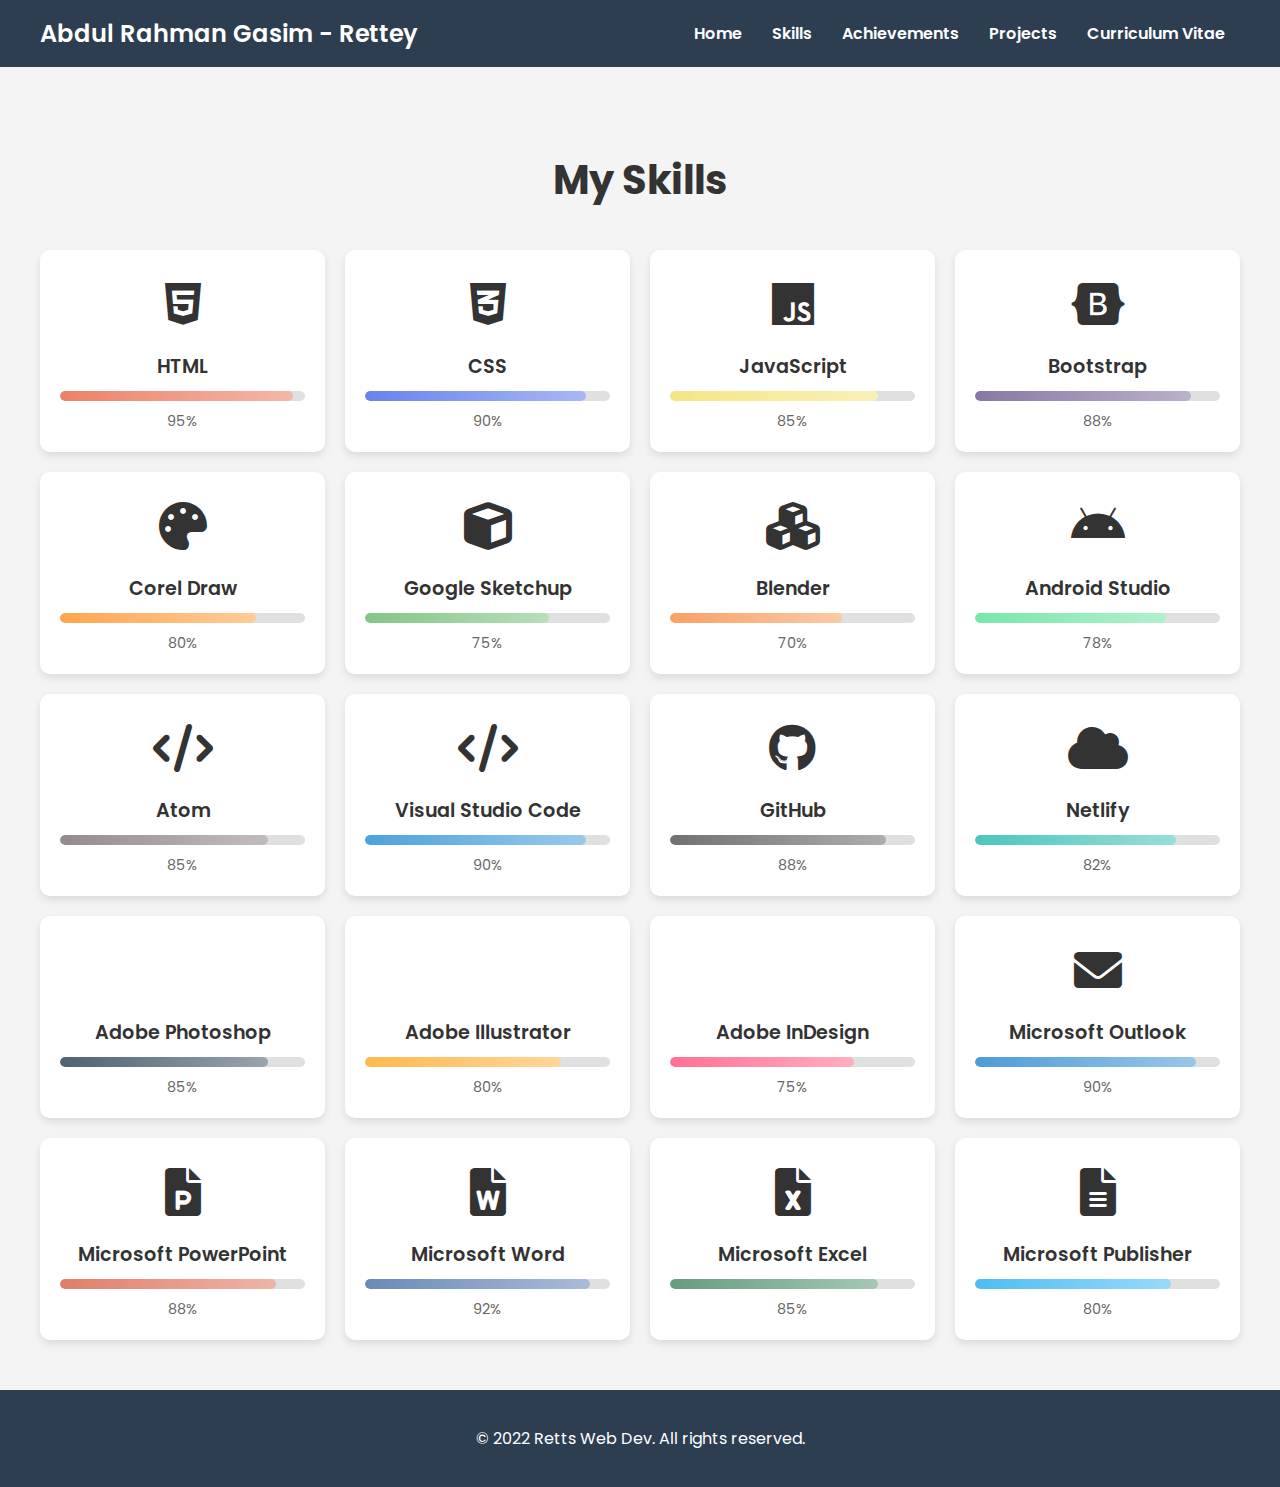
<file: skills.html>
<!DOCTYPE html>
<html lang="en">
<head>
  <meta charset="UTF-8">
  <meta name="viewport" content="width=device-width, initial-scale=1.0">
  <title>Skills - Your Portfolio</title>
  <link rel="stylesheet" href="https://fonts.googleapis.com/css2?family=Poppins:wght@400;600&display=swap">
  <link rel="stylesheet" href="https://cdnjs.cloudflare.com/ajax/libs/font-awesome/6.0.0/css/all.min.css">
  <link rel="stylesheet" href="style.css">
  <link rel="stylesheet" href="skills.css">
</head>
<body>
  <header>
    <nav>
      <div class="logo">Abdul Rahman Gasim - Rettey</div>
      <ul>
        <li><a href="index.html">Home</a></li>
        <li><a href="skills.html">Skills</a></li>
        <li><a href="achievements.html">Achievements</a></li>
        <li><a href="projects.html">Projects</a></li>
        <li><a href="cv.html">Curriculum Vitae</a></li>
      </ul>
    </nav>
  </header>

  <!-- Skills Section -->
  <section class="skills">
    <h2>My Skills</h2>
    <div class="skills-grid">
      <!-- HTML -->
      <div class="skill-card">
        <div class="skill-icon">
          <i class="fab fa-html5"></i>
        </div>
        <div class="skill-name">HTML</div>
        <div class="skill-bar">
          <div class="skill-level" data-level="95" data-color="#e34c26"></div>
        </div>
        <div class="skill-percent">95%</div>
      </div>

      <!-- CSS -->
      <div class="skill-card">
        <div class="skill-icon">
          <i class="fab fa-css3-alt"></i>
        </div>
        <div class="skill-name">CSS</div>
        <div class="skill-bar">
          <div class="skill-level" data-level="90" data-color="#264de4"></div>
        </div>
        <div class="skill-percent">90%</div>
      </div>

      <!-- JavaScript -->
      <div class="skill-card">
        <div class="skill-icon">
          <i class="fab fa-js"></i>
        </div>
        <div class="skill-name">JavaScript</div>
        <div class="skill-bar">
          <div class="skill-level" data-level="85" data-color="#f0db4f"></div>
        </div>
        <div class="skill-percent">85%</div>
      </div>

      <!-- Bootstrap -->
      <div class="skill-card">
        <div class="skill-icon">
          <i class="fab fa-bootstrap"></i>
        </div>
        <div class="skill-name">Bootstrap</div>
        <div class="skill-bar">
          <div class="skill-level" data-level="88" data-color="#563d7c"></div>
        </div>
        <div class="skill-percent">88%</div>
      </div>

      <!-- Corel Draw -->
      <div class="skill-card">
        <div class="skill-icon">
          <i class="fas fa-palette"></i>
        </div>
        <div class="skill-name">Corel Draw</div>
        <div class="skill-bar">
          <div class="skill-level" data-level="80" data-color="#ff7f00"></div>
        </div>
        <div class="skill-percent">80%</div>
      </div>

      <!-- Google Sketchup -->
      <div class="skill-card">
        <div class="skill-icon">
          <i class="fas fa-cube"></i>
        </div>
        <div class="skill-name">Google Sketchup</div>
        <div class="skill-bar">
          <div class="skill-level" data-level="75" data-color="#4caf50"></div>
        </div>
        <div class="skill-percent">75%</div>
      </div>

      <!-- Blender -->
      <div class="skill-card">
        <div class="skill-icon">
          <i class="fas fa-cubes"></i>
        </div>
        <div class="skill-name">Blender</div>
        <div class="skill-bar">
          <div class="skill-level" data-level="70" data-color="#f57921"></div>
        </div>
        <div class="skill-percent">70%</div>
      </div>

      <!-- Android Studio -->
      <div class="skill-card">
        <div class="skill-icon">
          <i class="fab fa-android"></i>
        </div>
        <div class="skill-name">Android Studio</div>
        <div class="skill-bar">
          <div class="skill-level" data-level="78" data-color="#3ddc84"></div>
        </div>
        <div class="skill-percent">78%</div>
      </div>

      <!-- Atom -->
      <div class="skill-card">
        <div class="skill-icon">
          <i class="fas fa-code"></i>
        </div>
        <div class="skill-name">Atom</div>
        <div class="skill-bar">
          <div class="skill-level" data-level="85" data-color="#66595c"></div>
        </div>
        <div class="skill-percent">85%</div>
      </div>

      <!-- Visual Studio Code -->
      <div class="skill-card">
        <div class="skill-icon">
          <i class="fas fa-code"></i>
        </div>
        <div class="skill-name">Visual Studio Code</div>
        <div class="skill-bar">
          <div class="skill-level" data-level="90" data-color="#007acc"></div>
        </div>
        <div class="skill-percent">90%</div>
      </div>

      <!-- GitHub -->
      <div class="skill-card">
        <div class="skill-icon">
          <i class="fab fa-github"></i>
        </div>
        <div class="skill-name">GitHub</div>
        <div class="skill-bar">
          <div class="skill-level" data-level="88" data-color="#333"></div>
        </div>
        <div class="skill-percent">88%</div>
      </div>

      <!-- Netlify -->
      <div class="skill-card">
        <div class="skill-icon">
          <i class="fas fa-cloud"></i>
        </div>
        <div class="skill-name">Netlify</div>
        <div class="skill-bar">
          <div class="skill-level" data-level="82" data-color="#00ad9f"></div>
        </div>
        <div class="skill-percent">82%</div>
      </div>

      <!-- Adobe Photoshop -->
      <div class="skill-card">
        <div class="skill-icon">
          <i class="fab fa-adobe"></i>
        </div>
        <div class="skill-name">Adobe Photoshop</div>
        <div class="skill-bar">
          <div class="skill-level" data-level="85" data-color="#001e36"></div>
        </div>
        <div class="skill-percent">85%</div>
      </div>

      <!-- Adobe Illustrator -->
      <div class="skill-card">
        <div class="skill-icon">
          <i class="fab fa-adobe"></i>
        </div>
        <div class="skill-name">Adobe Illustrator</div>
        <div class="skill-bar">
          <div class="skill-level" data-level="80" data-color="#ff9a00"></div>
        </div>
        <div class="skill-percent">80%</div>
      </div>

      <!-- Adobe InDesign -->
      <div class="skill-card">
        <div class="skill-icon">
          <i class="fab fa-adobe"></i>
        </div>
        <div class="skill-name">Adobe InDesign</div>
        <div class="skill-bar">
          <div class="skill-level" data-level="75" data-color="#ff3366"></div>
        </div>
        <div class="skill-percent">75%</div>
      </div>

      <!-- Microsoft Outlook -->
      <div class="skill-card">
        <div class="skill-icon">
          <i class="fas fa-envelope"></i>
        </div>
        <div class="skill-name">Microsoft Outlook</div>
        <div class="skill-bar">
          <div class="skill-level" data-level="90" data-color="#0072c6"></div>
        </div>
        <div class="skill-percent">90%</div>
      </div>

      <!-- Microsoft PowerPoint -->
      <div class="skill-card">
        <div class="skill-icon">
          <i class="fas fa-file-powerpoint"></i>
        </div>
        <div class="skill-name">Microsoft PowerPoint</div>
        <div class="skill-bar">
          <div class="skill-level" data-level="88" data-color="#d24726"></div>
        </div>
        <div class="skill-percent">88%</div>
      </div>

      <!-- Microsoft Word -->
      <div class="skill-card">
        <div class="skill-icon">
          <i class="fas fa-file-word"></i>
        </div>
        <div class="skill-name">Microsoft Word</div>
        <div class="skill-bar">
          <div class="skill-level" data-level="92" data-color="#2b579a"></div>
        </div>
        <div class="skill-percent">92%</div>
      </div>

      <!-- Microsoft Excel -->
      <div class="skill-card">
        <div class="skill-icon">
          <i class="fas fa-file-excel"></i>
        </div>
        <div class="skill-name">Microsoft Excel</div>
        <div class="skill-bar">
          <div class="skill-level" data-level="85" data-color="#217346"></div>
        </div>
        <div class="skill-percent">85%</div>
      </div>

      <!-- Microsoft Publisher -->
      <div class="skill-card">
        <div class="skill-icon">
          <i class="fas fa-file-alt"></i>
        </div>
        <div class="skill-name">Microsoft Publisher</div>
        <div class="skill-bar">
          <div class="skill-level" data-level="80" data-color="#00a1f1"></div>
        </div>
        <div class="skill-percent">80%</div>
      </div>
    </div>
  </section>

  <footer>
    <p>&copy; 2022 Retts Web Dev. All rights reserved.</p>
  </footer>

  <script src="skills.js"></script>
</body>
</html>
</file>
<file: style.css>
/* Global Styles */
body {
    font-family: 'Poppins', sans-serif;
    margin: 0;
    padding: 0;
    box-sizing: border-box;
    color: #333;
    background: #f9f9f9;
  }
  
  header {
    background: #2c3e50;
    color: #fff;
    padding: 1rem 0;
    position: sticky;
    top: 0;
    z-index: 1000;
  }
  
  nav {
    display: flex;
    justify-content: space-between;
    align-items: center;
    max-width: 1200px;
    margin: 0 auto;
    padding: 0 20px;
  }
  
  .logo {
    font-size: 1.5rem;
    font-weight: 600;
  }
  
  nav ul {
    list-style: none;
    display: flex;
    margin: 0;
    padding: 0;
  }
  
  nav ul li {
    margin: 0 15px;
  }
  
  nav ul li a {
    color: #fff;
    text-decoration: none;
    font-weight: 600;
    transition: color 0.3s ease;
  }
  
  nav ul li a:hover {
    color: #1abc9c;
  }
  
  footer {
    text-align: center;
    padding: 20px 0;
    background: #2c3e50;
    color: #fff;
  }
</file>
<file: skills.css>
/* General Styles */
body {
    font-family: 'Poppins', sans-serif;
    background-color: #f4f4f4;
    color: #333;
  }
  
  .skills {
    padding: 50px 20px;
    text-align: center;
  }
  
  .skills h2 {
    font-size: 2.5rem;
    margin-bottom: 40px;
    color: #333;
  }
  
  .skills-grid {
    display: grid;
    grid-template-columns: repeat(auto-fit, minmax(250px, 1fr));
    gap: 20px;
    max-width: 1200px;
    margin: 0 auto;
  }
  
  .skill-card {
    background: #fff;
    padding: 20px;
    border-radius: 10px;
    box-shadow: 0 4px 8px rgba(0, 0, 0, 0.1);
    transition: transform 0.3s ease;
  }
  
  .skill-card:hover {
    transform: translateY(-10px);
  }
  
  .skill-icon {
    font-size: 3rem;
    margin-bottom: 10px;
    color: #333;
  }
  
  .skill-name {
    font-size: 1.2rem;
    font-weight: 600;
    margin-bottom: 10px;
  }
  
  .skill-bar {
    background: #e0e0e0;
    border-radius: 5px;
    overflow: hidden;
    height: 10px;
    position: relative;
  }
  
  .skill-level {
    height: 100%;
    width: 0;
    border-radius: 5px;
    position: absolute;
    top: 0;
    left: 0;
    transition: width 1s ease-in-out;
    background: linear-gradient(90deg, rgba(255, 255, 255, 0.3), rgba(255, 255, 255, 0.6));
  }
  
  .skill-percent {
    font-size: 0.9rem;
    color: #666;
    margin-top: 10px;
  }
  
  /* Shiny Overlay Effect */
  .shiny-overlay {
    position: absolute;
    top: 0;
    left: -100%;
    width: 100%;
    height: 100%;
    background: linear-gradient(90deg, rgba(255, 255, 255, 0), rgba(255, 255, 255, 0.8), rgba(255, 255, 255, 0));
    animation: shine 2s infinite;
  }
  
  @keyframes shine {
    0% {
      left: -100%;
    }
    100% {
      left: 100%;
    }
  }
</file>
